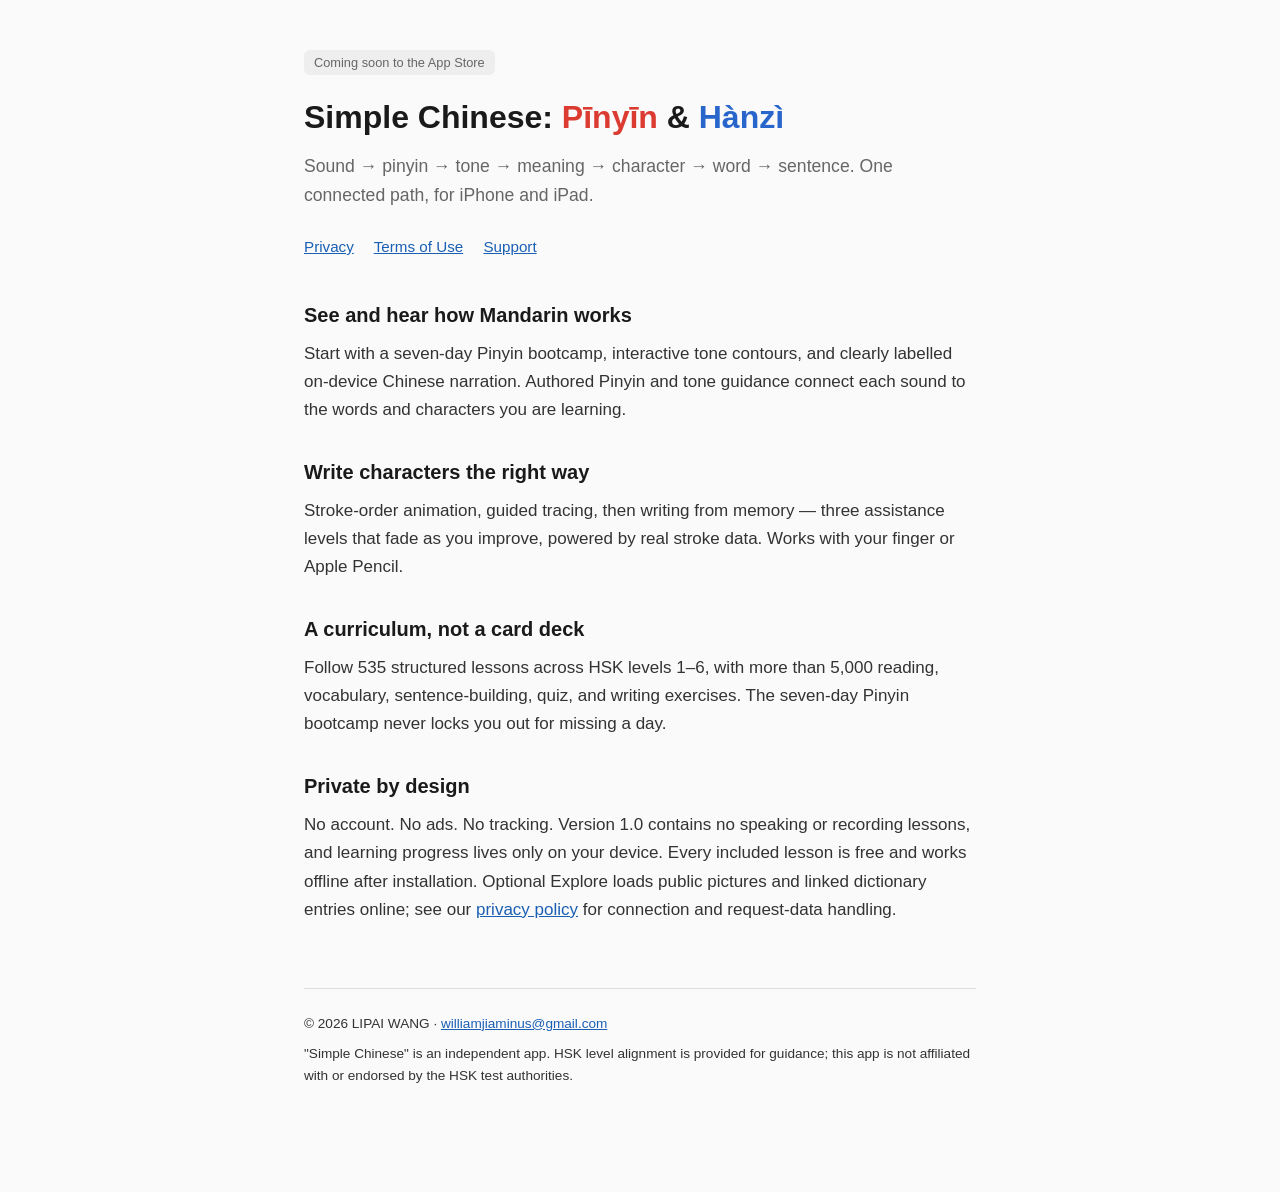
<file: index.html>
<!DOCTYPE html>
<html lang="en">
<head>
<meta charset="utf-8">
<meta name="viewport" content="width=device-width, initial-scale=1">
<title>Simple Chinese: Pinyin &amp; Hanzi — learn Mandarin sounds, tones, and characters</title>
<meta name="description" content="A systematic Mandarin-learning app for iPhone and iPad: Pinyin, interactive tones, HSK-aligned vocabulary, Hanzi handwriting, quizzes, and private on-device progress.">
<link rel="stylesheet" href="style.css">
</head>
<body>
<main>
<span class="badge">Coming soon to the App Store</span>
<h1>Simple Chinese: <span class="tone t1">Pīn</span><span class="tone t1">yīn</span> &amp; <span class="tone t4">Hàn</span><span class="tone t4">zì</span></h1>
<p class="tagline">Sound → pinyin → tone → meaning → character → word → sentence. One connected path, for iPhone and iPad.</p>
<nav>
<a href="privacy.html">Privacy</a>
<a href="terms.html">Terms of Use</a>
<a href="support.html">Support</a>
</nav>
<h2>See and hear how Mandarin works</h2>
<p>Start with a seven-day Pinyin bootcamp, interactive tone contours, and clearly labelled on-device Chinese narration. Authored Pinyin and tone guidance connect each sound to the words and characters you are learning.</p>
<h2>Write characters the right way</h2>
<p>Stroke-order animation, guided tracing, then writing from memory — three assistance levels that fade as you improve, powered by real stroke data. Works with your finger or Apple Pencil.</p>
<h2>A curriculum, not a card deck</h2>
<p>Follow 535 structured lessons across HSK levels 1–6, with more than 5,000 reading, vocabulary, sentence-building, quiz, and writing exercises. The seven-day Pinyin bootcamp never locks you out for missing a day.</p>
<h2>Private by design</h2>
<p>No account. No ads. No tracking. Version 1.0 contains no speaking or recording lessons, and learning progress lives only on your device. Every included lesson is free and works offline after installation. Optional Explore loads public pictures and linked dictionary entries online; see our <a href="privacy.html">privacy policy</a> for connection and request-data handling.</p>
<footer>
<p>© 2026 LIPAI WANG · <a href="mailto:williamjiaminus@gmail.com">williamjiaminus@gmail.com</a></p>
<p>"Simple Chinese" is an independent app. HSK level alignment is provided for guidance; this app is not affiliated with or endorsed by the HSK test authorities.</p>
</footer>
</main>
</body>
</html>
</file>
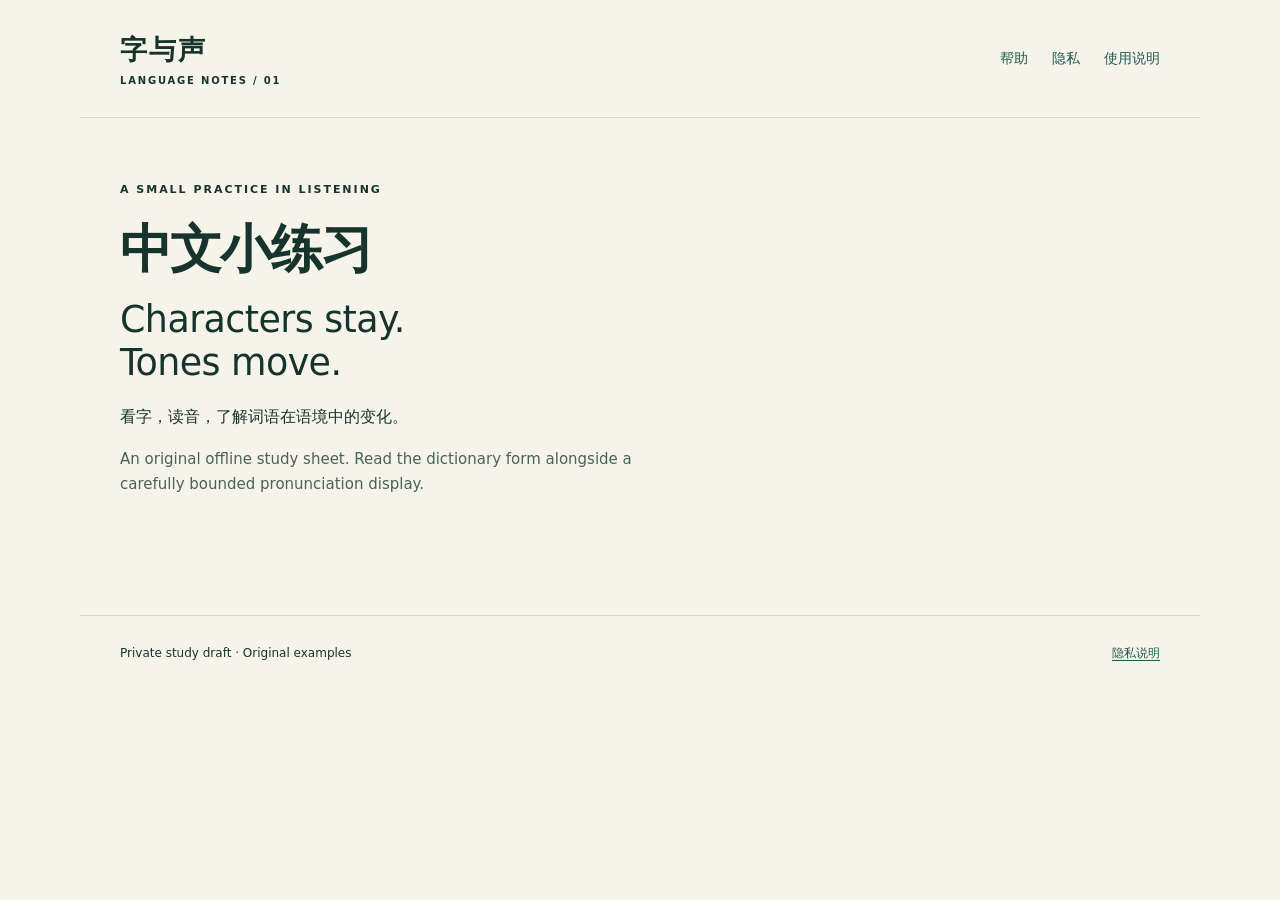
<file: examples/site/index.html>
<!doctype html>
<html lang="zh-Hans">
<head>
  <meta charset="utf-8">
  <meta name="viewport" content="width=device-width, initial-scale=1">
  <meta name="description" content="原创中文拼音学习示例。">
  <title>中文小练习</title>
  <link rel="canonical" href="https://study.invalid/">
  <link rel="stylesheet" href="style.css">
</head>
<body>
  <a class="skip" href="#main">跳到内容</a>
  <header><a href="index.html" class="wordmark">字与声<span lang="en">LANGUAGE NOTES / 01</span></a><nav aria-label="页脚信息"><a href="support.html">帮助</a><a href="privacy.html">隐私</a><a href="terms.html">使用说明</a></nav></header>
  <main id="main">
    <div class="intro"><p class="eyebrow" lang="en">A SMALL PRACTICE IN LISTENING</p><h1>中文小练习<span lang="en">Characters stay.<br>Tones move.</span></h1><p>看字，读音，了解词语在语境中的变化。</p><p class="intro-note" lang="en">An original offline study sheet. Read the dictionary form alongside a carefully bounded pronunciation display.</p></div>
    <!-- CHINESE_SITE_GUARD -->
  </main>
  <footer><span lang="en">Private study draft · Original examples</span><a href="privacy.html">隐私说明</a></footer>
</body>
</html>
</file>
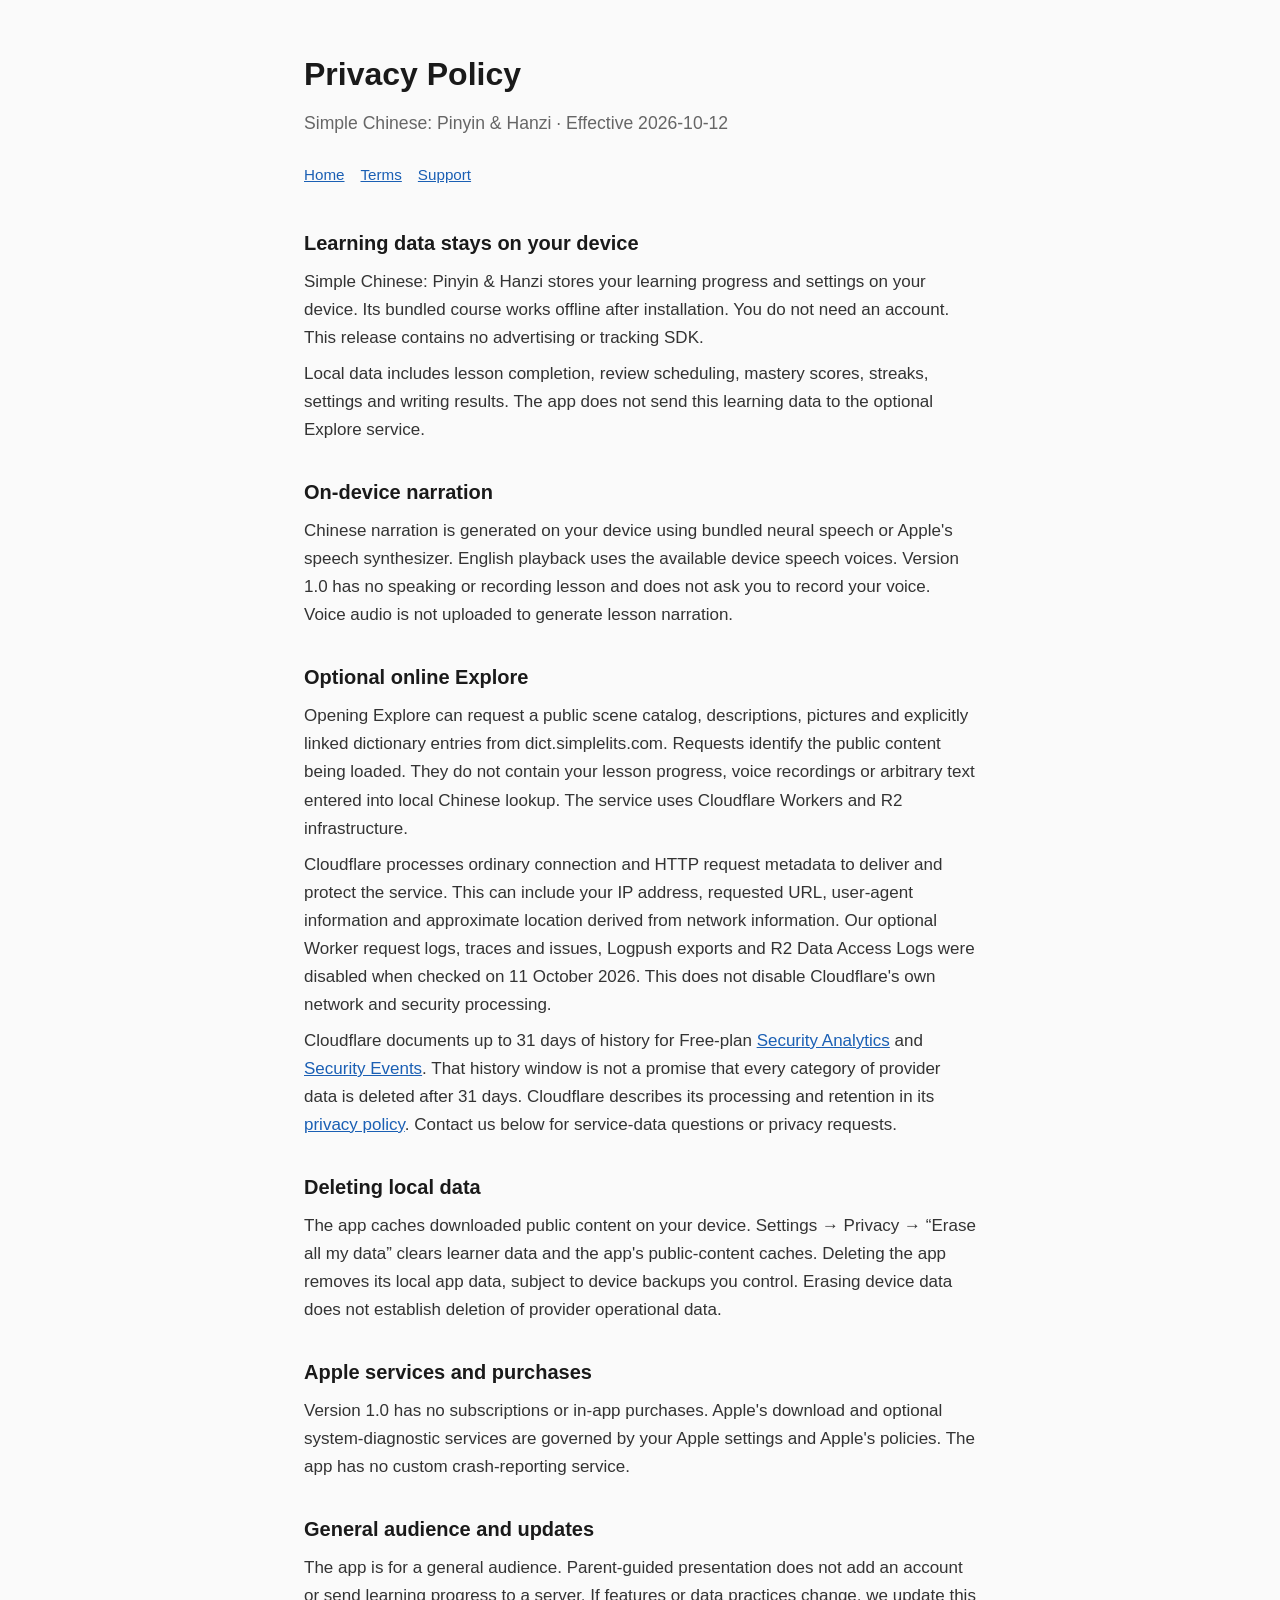
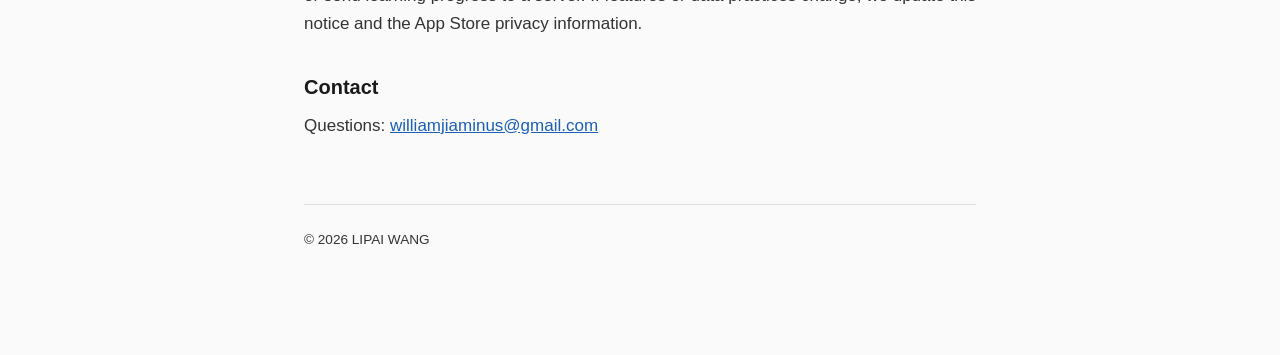
<file: privacy.html>
<!DOCTYPE html>
<html lang="en">
<head>
<meta charset="utf-8">
<meta name="viewport" content="width=device-width, initial-scale=1">
<title>Privacy Policy — Simple Chinese: Pinyin &amp; Hanzi</title>
<link rel="stylesheet" href="style.css">
</head>
<body>
<main>
<h1>Privacy Policy</h1>
<p class="tagline">Simple Chinese: Pinyin &amp; Hanzi · Effective 2026-10-12</p>
<nav><a href="index.html">Home</a><a href="terms.html">Terms</a><a href="support.html">Support</a></nav>

<h2>Learning data stays on your device</h2>
<p>Simple Chinese: Pinyin &amp; Hanzi stores your learning progress and settings on your device. Its bundled course works offline after installation. You do not need an account. This release contains no advertising or tracking SDK.</p>
<p>Local data includes lesson completion, review scheduling, mastery scores, streaks, settings and writing results. The app does not send this learning data to the optional Explore service.</p>

<h2>On-device narration</h2>
<p>Chinese narration is generated on your device using bundled neural speech or Apple's speech synthesizer. English playback uses the available device speech voices. Version 1.0 has no speaking or recording lesson and does not ask you to record your voice. Voice audio is not uploaded to generate lesson narration.</p>

<h2>Optional online Explore</h2>
<p>Opening Explore can request a public scene catalog, descriptions, pictures and explicitly linked dictionary entries from dict.simplelits.com. Requests identify the public content being loaded. They do not contain your lesson progress, voice recordings or arbitrary text entered into local Chinese lookup. The service uses Cloudflare Workers and R2 infrastructure.</p>
<p>Cloudflare processes ordinary connection and HTTP request metadata to deliver and protect the service. This can include your IP address, requested URL, user-agent information and approximate location derived from network information. Our optional Worker request logs, traces and issues, Logpush exports and R2 Data Access Logs were disabled when checked on 11 October 2026. This does not disable Cloudflare's own network and security processing.</p>
<p>Cloudflare documents up to 31 days of history for Free-plan <a href="https://developers.cloudflare.com/waf/analytics/security-analytics/">Security Analytics</a> and <a href="https://developers.cloudflare.com/waf/analytics/security-events/">Security Events</a>. That history window is not a promise that every category of provider data is deleted after 31 days. Cloudflare describes its processing and retention in its <a href="https://www.cloudflare.com/privacypolicy/">privacy policy</a>. Contact us below for service-data questions or privacy requests.</p>

<h2>Deleting local data</h2>
<p>The app caches downloaded public content on your device. Settings → Privacy → “Erase all my data” clears learner data and the app's public-content caches. Deleting the app removes its local app data, subject to device backups you control. Erasing device data does not establish deletion of provider operational data.</p>

<h2>Apple services and purchases</h2>
<p>Version 1.0 has no subscriptions or in-app purchases. Apple's download and optional system-diagnostic services are governed by your Apple settings and Apple's policies. The app has no custom crash-reporting service.</p>

<h2>General audience and updates</h2>
<p>The app is for a general audience. Parent-guided presentation does not add an account or send learning progress to a server. If features or data practices change, we update this notice and the App Store privacy information.</p>

<h2>Contact</h2>
<p>Questions: <a href="mailto:williamjiaminus@gmail.com">williamjiaminus@gmail.com</a></p>

<footer><p>© 2026 LIPAI WANG</p></footer>
</main>
</body>
</html>
</file>
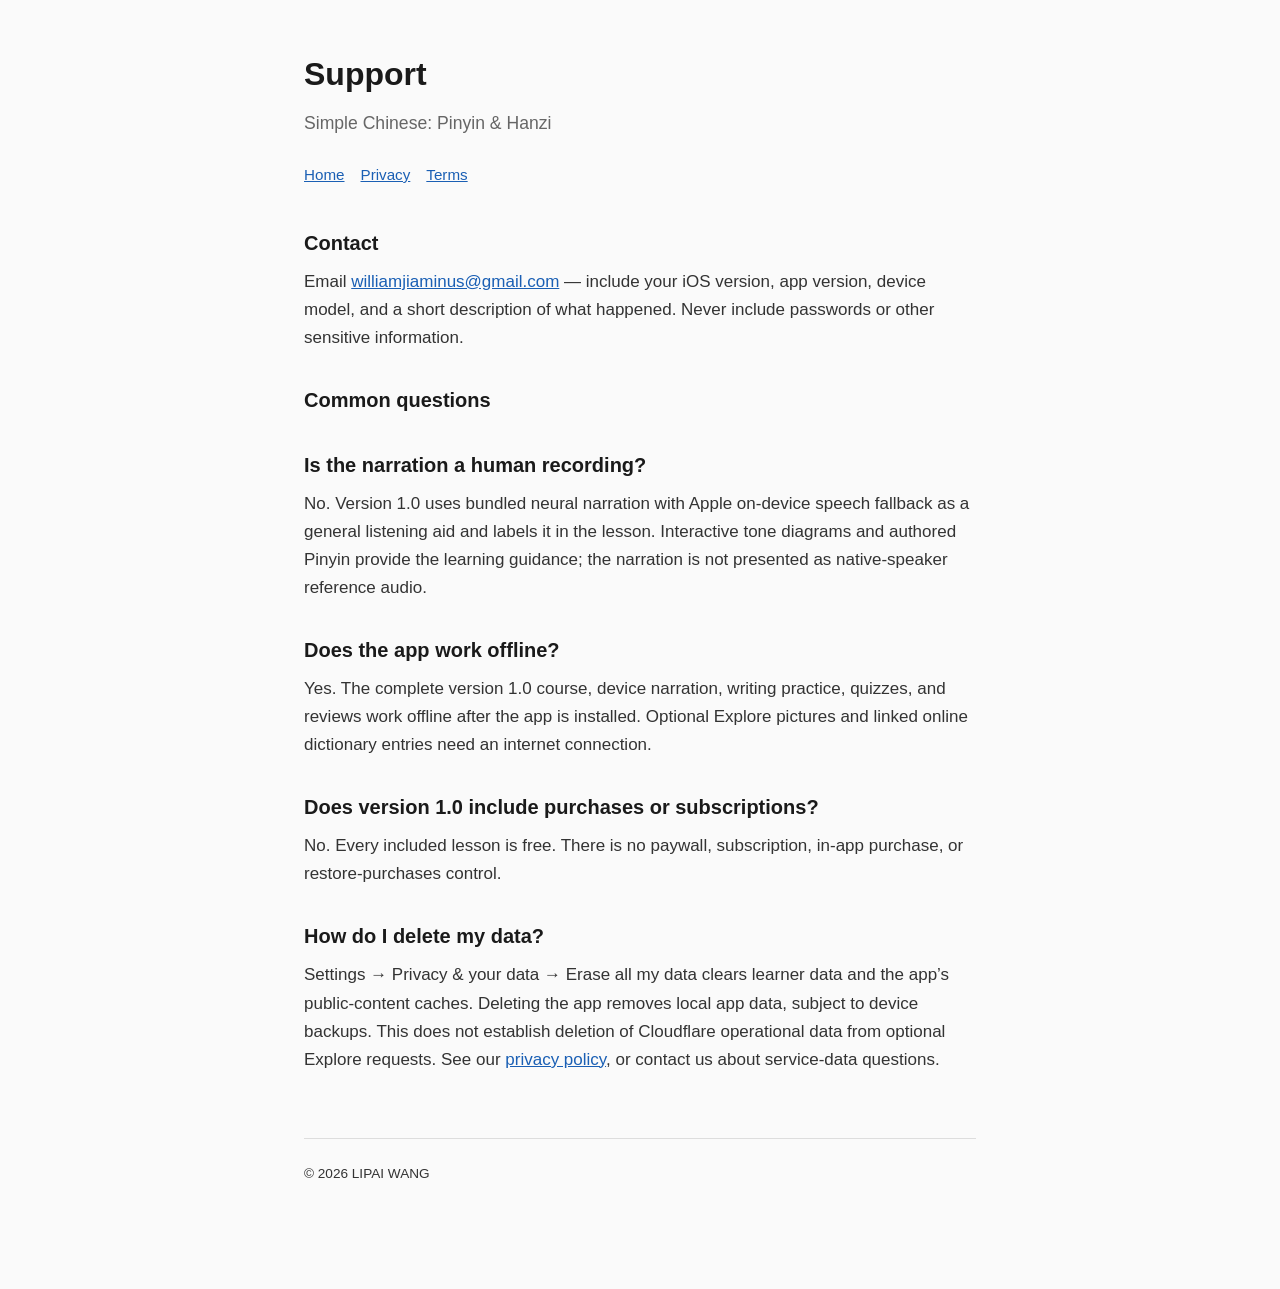
<file: support.html>
<!DOCTYPE html>
<html lang="en">
<head>
<meta charset="utf-8">
<meta name="viewport" content="width=device-width, initial-scale=1">
<title>Support — Simple Chinese: Pinyin &amp; Hanzi</title>
<link rel="stylesheet" href="style.css">
</head>
<body>
<main>
<h1>Support</h1>
<p class="tagline">Simple Chinese: Pinyin &amp; Hanzi</p>
<nav><a href="index.html">Home</a><a href="privacy.html">Privacy</a><a href="terms.html">Terms</a></nav>

<h2>Contact</h2>
<p>Email <a href="mailto:williamjiaminus@gmail.com">williamjiaminus@gmail.com</a> — include your iOS version, app version, device model, and a short description of what happened. Never include passwords or other sensitive information.</p>

<h2>Common questions</h2>
<h2>Is the narration a human recording?</h2>
<p>No. Version 1.0 uses bundled neural narration with Apple on-device speech fallback as a general listening aid and labels it in the lesson. Interactive tone diagrams and authored Pinyin provide the learning guidance; the narration is not presented as native-speaker reference audio.</p>
<h2>Does the app work offline?</h2>
<p>Yes. The complete version 1.0 course, device narration, writing practice, quizzes, and reviews work offline after the app is installed. Optional Explore pictures and linked online dictionary entries need an internet connection.</p>
<h2>Does version 1.0 include purchases or subscriptions?</h2>
<p>No. Every included lesson is free. There is no paywall, subscription, in-app purchase, or restore-purchases control.</p>
<h2>How do I delete my data?</h2>
<p>Settings → Privacy &amp; your data → Erase all my data clears learner data and the app’s public-content caches. Deleting the app removes local app data, subject to device backups. This does not establish deletion of Cloudflare operational data from optional Explore requests. See our <a href="privacy.html">privacy policy</a>, or contact us about service-data questions.</p>

<footer><p>© 2026 LIPAI WANG</p></footer>
</main>
</body>
</html>
</file>
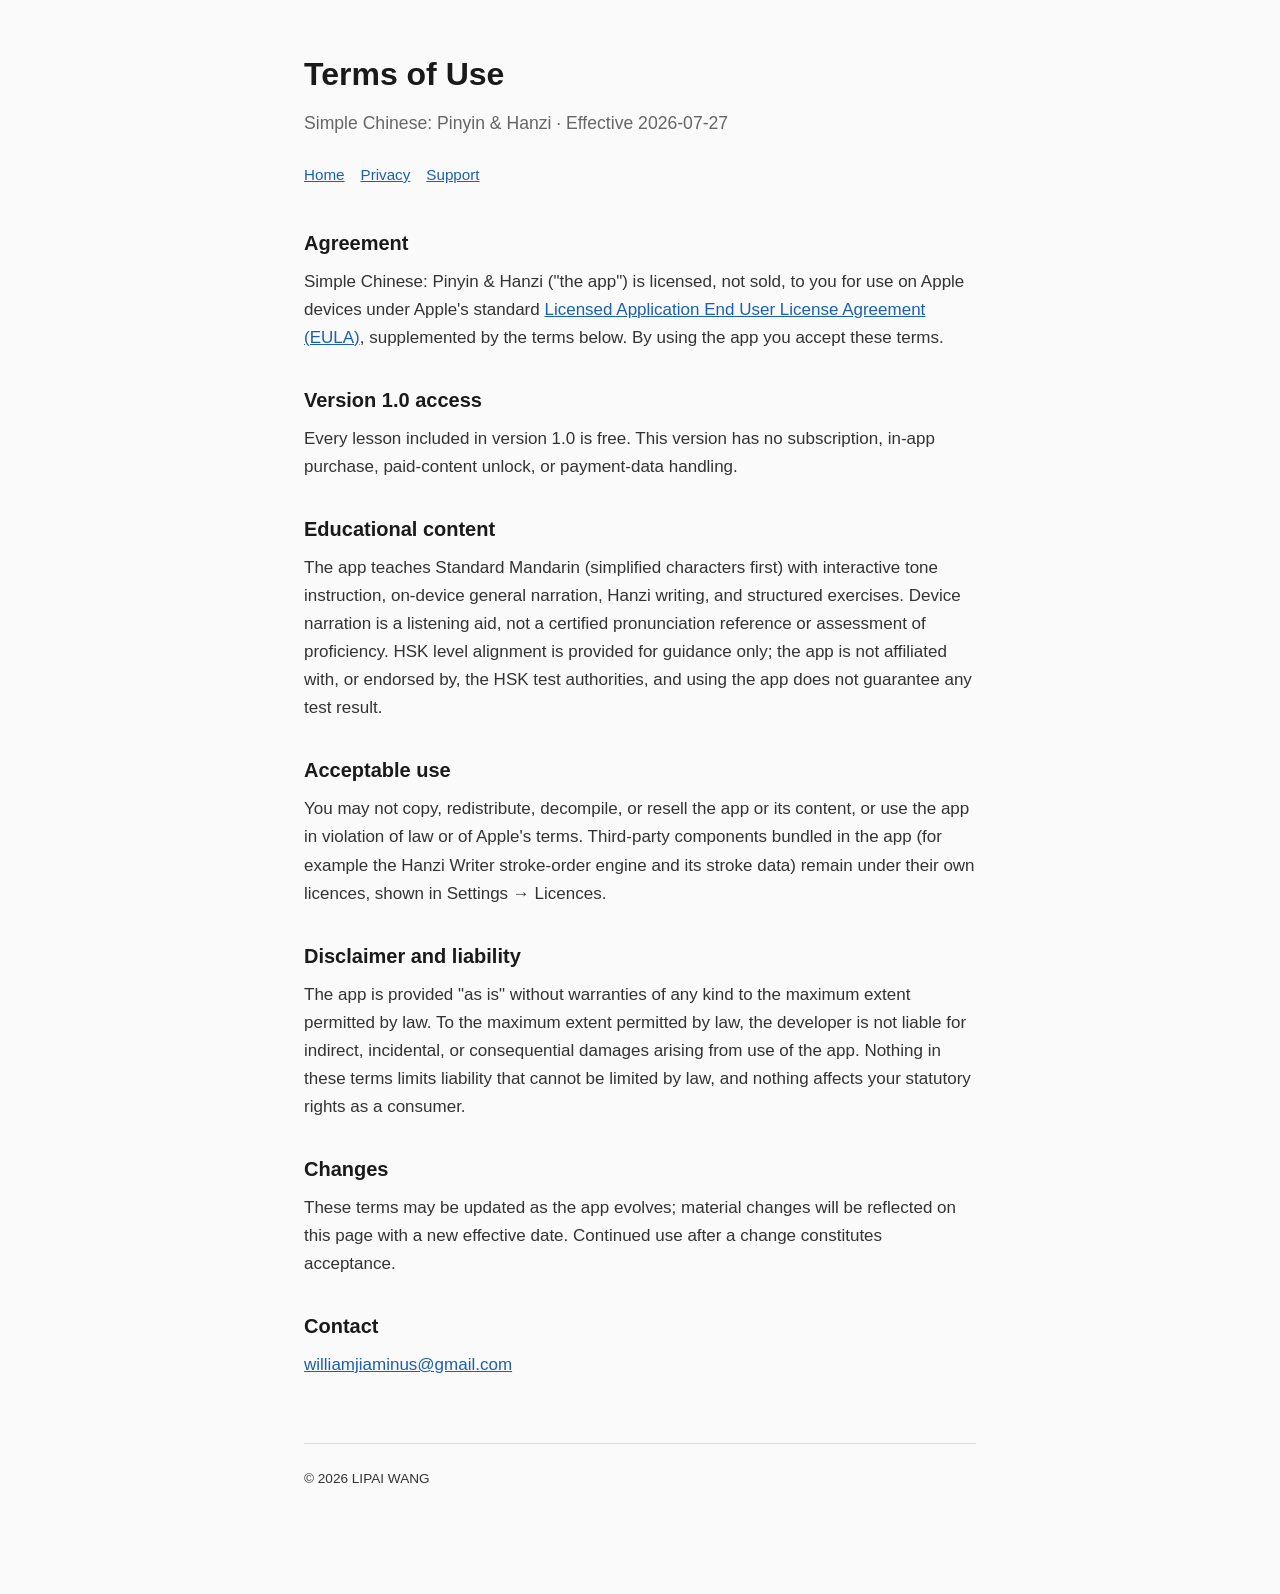
<file: terms.html>
<!DOCTYPE html>
<html lang="en">
<head>
<meta charset="utf-8">
<meta name="viewport" content="width=device-width, initial-scale=1">
<title>Terms of Use — Simple Chinese: Pinyin &amp; Hanzi</title>
<link rel="stylesheet" href="style.css">
</head>
<body>
<main>
<h1>Terms of Use</h1>
<p class="tagline">Simple Chinese: Pinyin &amp; Hanzi · Effective 2026-07-27</p>
<nav><a href="index.html">Home</a><a href="privacy.html">Privacy</a><a href="support.html">Support</a></nav>

<h2>Agreement</h2>
<p>Simple Chinese: Pinyin &amp; Hanzi ("the app") is licensed, not sold, to you for use on Apple devices under Apple's standard <a href="https://www.apple.com/legal/internet-services/itunes/dev/stdeula/">Licensed Application End User License Agreement (EULA)</a>, supplemented by the terms below. By using the app you accept these terms.</p>

<h2>Version 1.0 access</h2>
<p>Every lesson included in version 1.0 is free. This version has no subscription, in-app purchase, paid-content unlock, or payment-data handling.</p>

<h2>Educational content</h2>
<p>The app teaches Standard Mandarin (simplified characters first) with interactive tone instruction, on-device general narration, Hanzi writing, and structured exercises. Device narration is a listening aid, not a certified pronunciation reference or assessment of proficiency. HSK level alignment is provided for guidance only; the app is not affiliated with, or endorsed by, the HSK test authorities, and using the app does not guarantee any test result.</p>

<h2>Acceptable use</h2>
<p>You may not copy, redistribute, decompile, or resell the app or its content, or use the app in violation of law or of Apple's terms. Third-party components bundled in the app (for example the Hanzi Writer stroke-order engine and its stroke data) remain under their own licences, shown in Settings → Licences.</p>

<h2>Disclaimer and liability</h2>
<p>The app is provided "as is" without warranties of any kind to the maximum extent permitted by law. To the maximum extent permitted by law, the developer is not liable for indirect, incidental, or consequential damages arising from use of the app. Nothing in these terms limits liability that cannot be limited by law, and nothing affects your statutory rights as a consumer.</p>

<h2>Changes</h2>
<p>These terms may be updated as the app evolves; material changes will be reflected on this page with a new effective date. Continued use after a change constitutes acceptance.</p>

<h2>Contact</h2>
<p><a href="mailto:williamjiaminus@gmail.com">williamjiaminus@gmail.com</a></p>

<footer><p>© 2026 LIPAI WANG</p></footer>
</main>
</body>
</html>
</file>
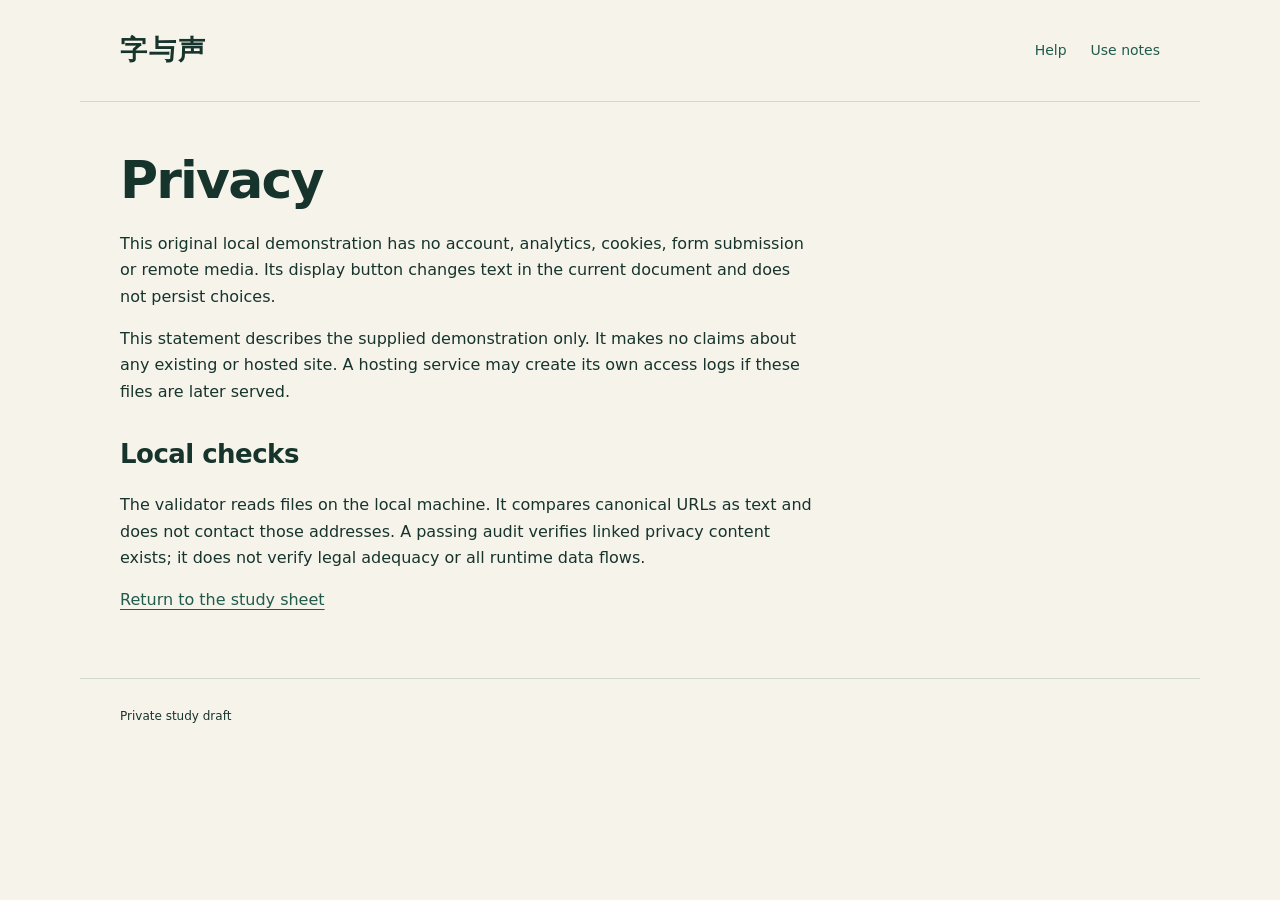
<file: examples/site/privacy.html>
<!doctype html>
<html lang="en">
<head><meta charset="utf-8"><meta name="viewport" content="width=device-width, initial-scale=1"><title>Privacy · Language notes</title><link rel="canonical" href="https://study.invalid/privacy.html"><link rel="stylesheet" href="style.css"></head>
<body><a class="skip" href="#main">Skip to content</a><header><a href="index.html" class="wordmark" lang="zh-Hans">字与声</a><nav aria-label="Information"><a href="support.html">Help</a><a href="terms.html">Use notes</a></nav></header><main id="main"><h1>Privacy</h1><p>This original local demonstration has no account, analytics, cookies, form submission or remote media. Its display button changes text in the current document and does not persist choices.</p><p>This statement describes the supplied demonstration only. It makes no claims about any existing or hosted site. A hosting service may create its own access logs if these files are later served.</p><h2>Local checks</h2><p>The validator reads files on the local machine. It compares canonical URLs as text and does not contact those addresses. A passing audit verifies linked privacy content exists; it does not verify legal adequacy or all runtime data flows.</p><a href="index.html">Return to the study sheet</a></main><footer>Private study draft</footer></body>
</html>
</file>
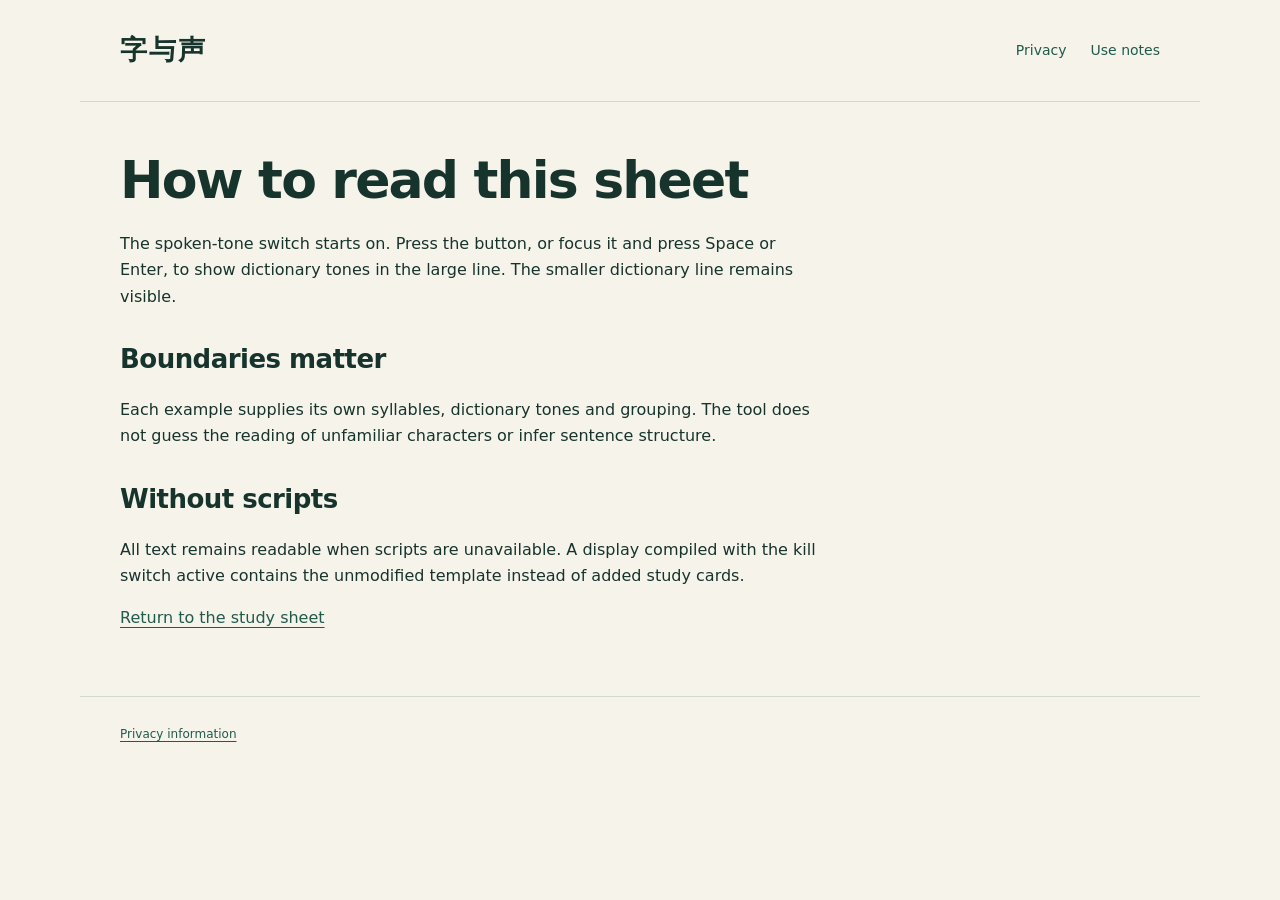
<file: examples/site/support.html>
<!doctype html>
<html lang="en">
<head><meta charset="utf-8"><meta name="viewport" content="width=device-width, initial-scale=1"><title>Help · Language notes</title><link rel="canonical" href="https://study.invalid/support.html"><link rel="stylesheet" href="style.css"></head>
<body><a class="skip" href="#main">Skip to content</a><header><a href="index.html" class="wordmark" lang="zh-Hans">字与声</a><nav aria-label="Information"><a href="privacy.html">Privacy</a><a href="terms.html">Use notes</a></nav></header><main id="main"><h1>How to read this sheet</h1><p>The spoken-tone switch starts on. Press the button, or focus it and press Space or Enter, to show dictionary tones in the large line. The smaller dictionary line remains visible.</p><h2>Boundaries matter</h2><p>Each example supplies its own syllables, dictionary tones and grouping. The tool does not guess the reading of unfamiliar characters or infer sentence structure.</p><h2>Without scripts</h2><p>All text remains readable when scripts are unavailable. A display compiled with the kill switch active contains the unmodified template instead of added study cards.</p><a href="index.html">Return to the study sheet</a></main><footer><a href="privacy.html">Privacy information</a></footer></body>
</html>
</file>
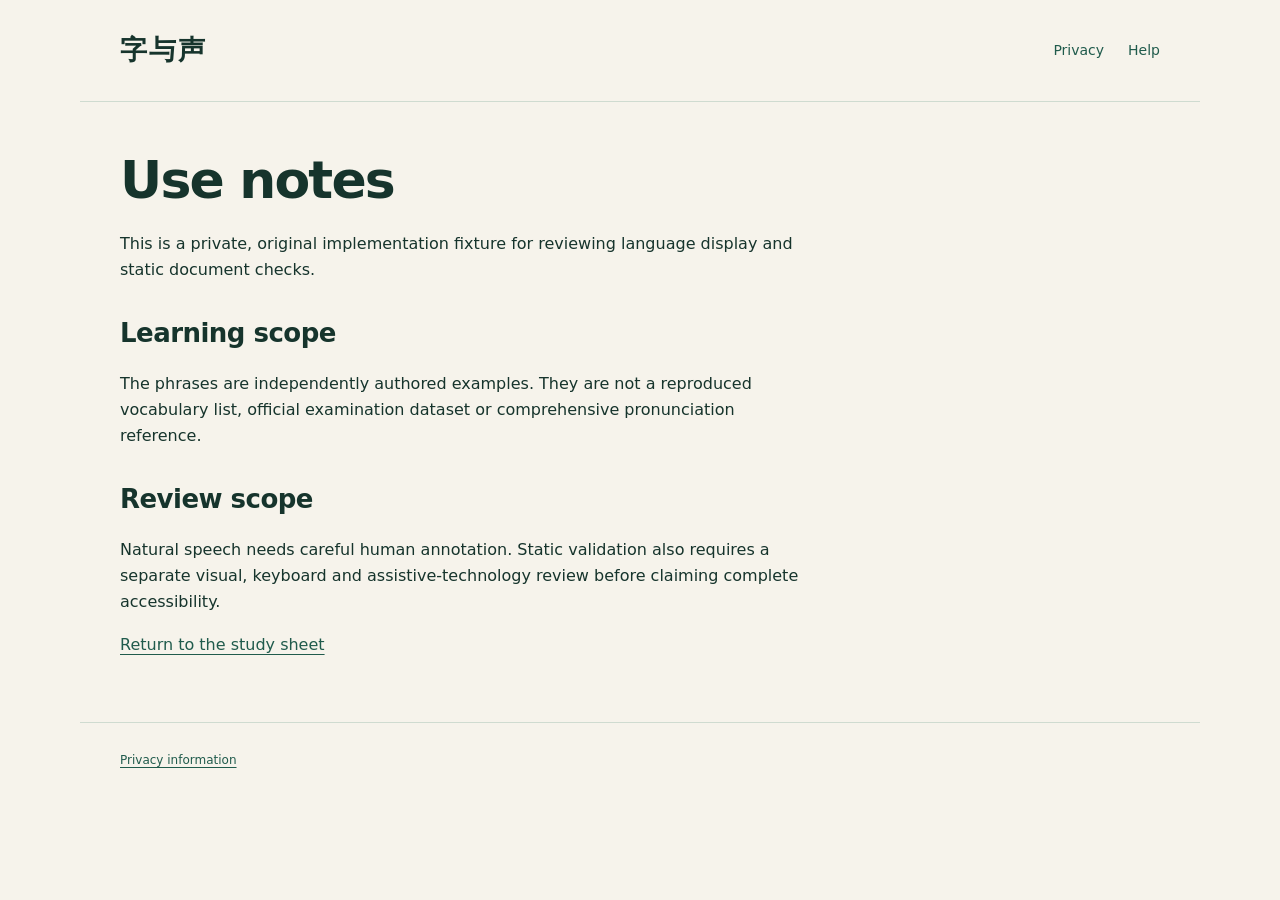
<file: examples/site/terms.html>
<!doctype html>
<html lang="en">
<head><meta charset="utf-8"><meta name="viewport" content="width=device-width, initial-scale=1"><title>Use notes · Language notes</title><link rel="canonical" href="https://study.invalid/terms.html"><link rel="stylesheet" href="style.css"></head>
<body><a class="skip" href="#main">Skip to content</a><header><a href="index.html" class="wordmark" lang="zh-Hans">字与声</a><nav aria-label="Information"><a href="privacy.html">Privacy</a><a href="support.html">Help</a></nav></header><main id="main"><h1>Use notes</h1><p>This is a private, original implementation fixture for reviewing language display and static document checks.</p><h2>Learning scope</h2><p>The phrases are independently authored examples. They are not a reproduced vocabulary list, official examination dataset or comprehensive pronunciation reference.</p><h2>Review scope</h2><p>Natural speech needs careful human annotation. Static validation also requires a separate visual, keyboard and assistive-technology review before claiming complete accessibility.</p><a href="index.html">Return to the study sheet</a></main><footer><a href="privacy.html">Privacy information</a></footer></body>
</html>
</file>
<file: style.css>
:root { --accent: #1a5fb4; --ink: #1a1a1a; --muted: #666; --bg: #fafafa; }
* { box-sizing: border-box; margin: 0; padding: 0; }
body { font: 17px/1.65 -apple-system, "SF Pro Text", "Helvetica Neue", sans-serif; color: var(--ink); background: var(--bg); }
main { max-width: 720px; margin: 0 auto; padding: 48px 24px 96px; }
h1 { font-size: 2rem; margin: 0 0 8px; }
h2 { font-size: 1.25rem; margin: 32px 0 8px; }
p, li { margin: 8px 0; color: #333; }
ul { padding-left: 22px; }
a { color: var(--accent); }
.tagline { color: var(--muted); font-size: 1.1rem; margin-bottom: 24px; }
.tone { display: inline-block; font-weight: 700; }
.t1 { color: #db3b30; } .t2 { color: #e69410; } .t3 { color: #2e9957; } .t4 { color: #2966cc; }
nav { margin: 24px 0 40px; font-size: 0.95rem; }
nav a { margin-right: 16px; }
footer { margin-top: 64px; padding-top: 16px; border-top: 1px solid #ddd; color: var(--muted); font-size: 0.85rem; }
.badge { display: inline-block; background: #eee; border-radius: 6px; padding: 2px 10px; font-size: 0.8rem; color: var(--muted); margin-bottom: 16px; }
</file>
<file: examples/site/style.css>
/* SPDX-License-Identifier: MIT */
:root { color-scheme: light; font-family: system-ui, sans-serif; color: #16342c; background: #f6f3eb; line-height: 1.65; }
* { box-sizing: border-box; }
body { margin: 0; }
a { color: #205b4c; text-underline-offset: .22em; }
a:hover { color: #142e27; }
header, main, footer { max-width: 1120px; margin: auto; padding: 28px 40px; }
header { display: flex; justify-content: space-between; align-items: center; border-bottom: 1px solid #cfdbd0; gap: 24px; }
.wordmark { color: #16342c; font-size: 27px; font-weight: 800; letter-spacing: .08em; text-decoration: none; }
.wordmark span { display: block; font-size: 10px; letter-spacing: .18em; font-weight: 600; }
nav { display: flex; gap: 24px; flex-wrap: wrap; }
nav a { font-size: 14px; text-decoration: none; padding: 8px 0; }
.intro { max-width: 680px; padding: 35px 0 40px; }
.eyebrow { font-size: 11px; font-weight: 700; letter-spacing: .18em; margin: 0 0 18px; }
h1 { font-size: clamp(32px, 5vw, 52px); line-height: 1.18; letter-spacing: -.035em; margin: 20px 0; }
h1 span { display: block; font-size: .7em; margin-top: 18px; letter-spacing: -.015em; font-weight: 450; }
.intro-note { color: #4a6257; font-size: 15px; max-width: 530px; }
h2 { font-size: 26px; letter-spacing: -.02em; margin: 28px 0 8px; }
main > p { max-width: 700px; }
button { font: inherit; color: #16342c; background: transparent; border: 1px solid #315a48; border-radius: 999px; padding: 10px 22px; margin: 8px 0 26px; cursor: pointer; }
button[aria-pressed="true"] { color: #fff; background: #215c49; }
button::before { content: ''; display: inline-block; width: .6em; height: .6em; border: 1px solid currentColor; border-radius: 50%; margin-right: .6em; }
button[aria-pressed="true"]::before { background: currentColor; }
:focus-visible { outline: 3px solid #215c49; outline-offset: 5px; }
#tone-study { padding-top: 12px; border-top: 1px solid #cfdbd0; }
#tone-examples { display: grid; grid-template-columns: repeat(3, minmax(0, 1fr)); gap: 18px; }
.tone-card { border: 1px solid #d5decf; background: #fbfaf5; padding: 24px; border-radius: 12px; }
.tone-card h3 { font-size: 30px; line-height: 1.3; margin: 0 0 14px; font-weight: 600; }
.pinyin { font-size: 25px; color: #174f3d; margin: 10px 0; }
.citation { font-size: 12px; color: #4a6257; margin: 4px 0 14px; }
.tone-card > p:last-child { font-size: 14px; margin: 6px 0; }
.scope-note { font-size: 13px; color: #4a6257; margin: 26px 0; max-width: 700px; }
footer { border-top: 1px solid #cfdbd0; display: flex; gap: 20px; justify-content: space-between; font-size: 12px; margin-top: 36px; }
.skip { position: absolute; top: -100px; left: 12px; padding: 10px; background: #fff; z-index: 2; }
.skip:focus { top: 8px; }
@media (max-width: 760px) { header, main, footer { padding: 22px; } #tone-examples { grid-template-columns: repeat(2, minmax(0, 1fr)); } header { align-items: flex-start; } nav { gap: 14px; } }
@media (max-width: 480px) { #tone-examples { grid-template-columns: 1fr; } header { flex-direction: column; } .intro { padding-top: 22px; } footer { flex-direction: column; } }
@media (prefers-reduced-motion: reduce) { * { scroll-behavior: auto; } }
</file>
